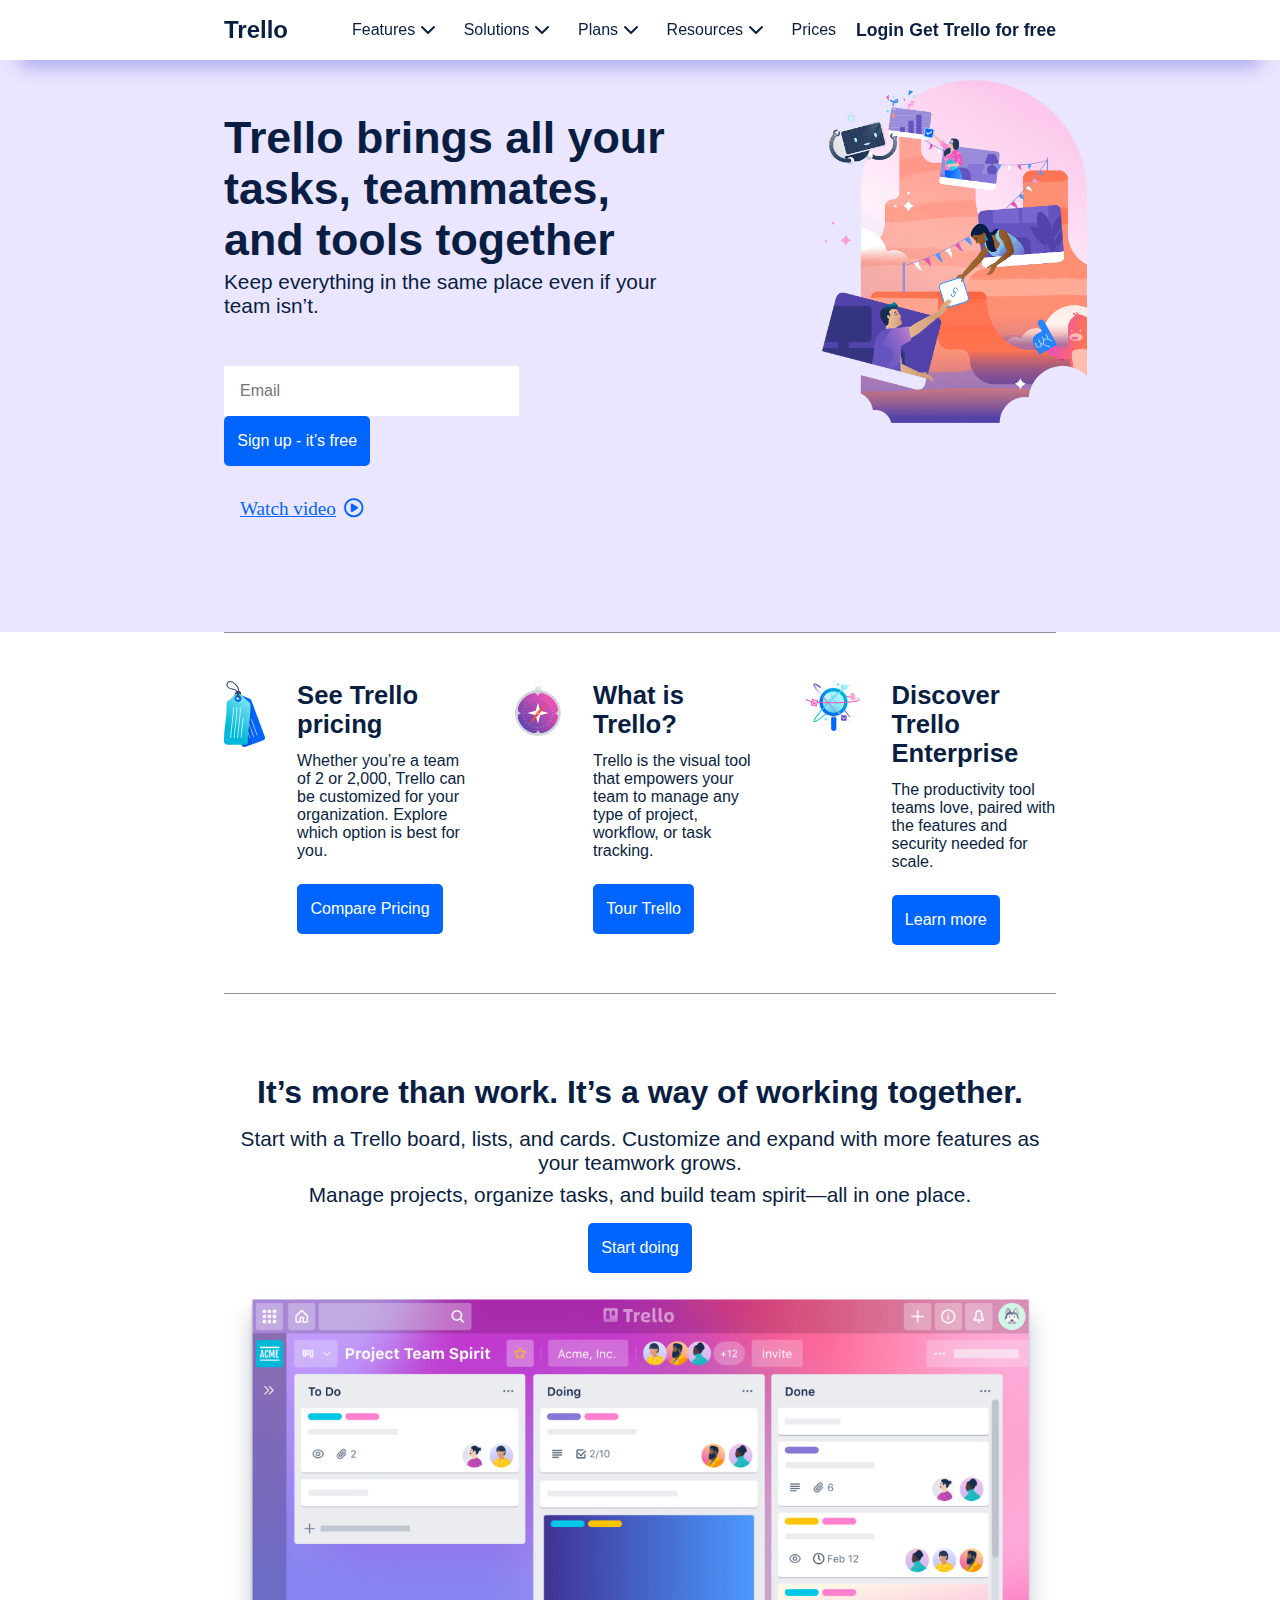
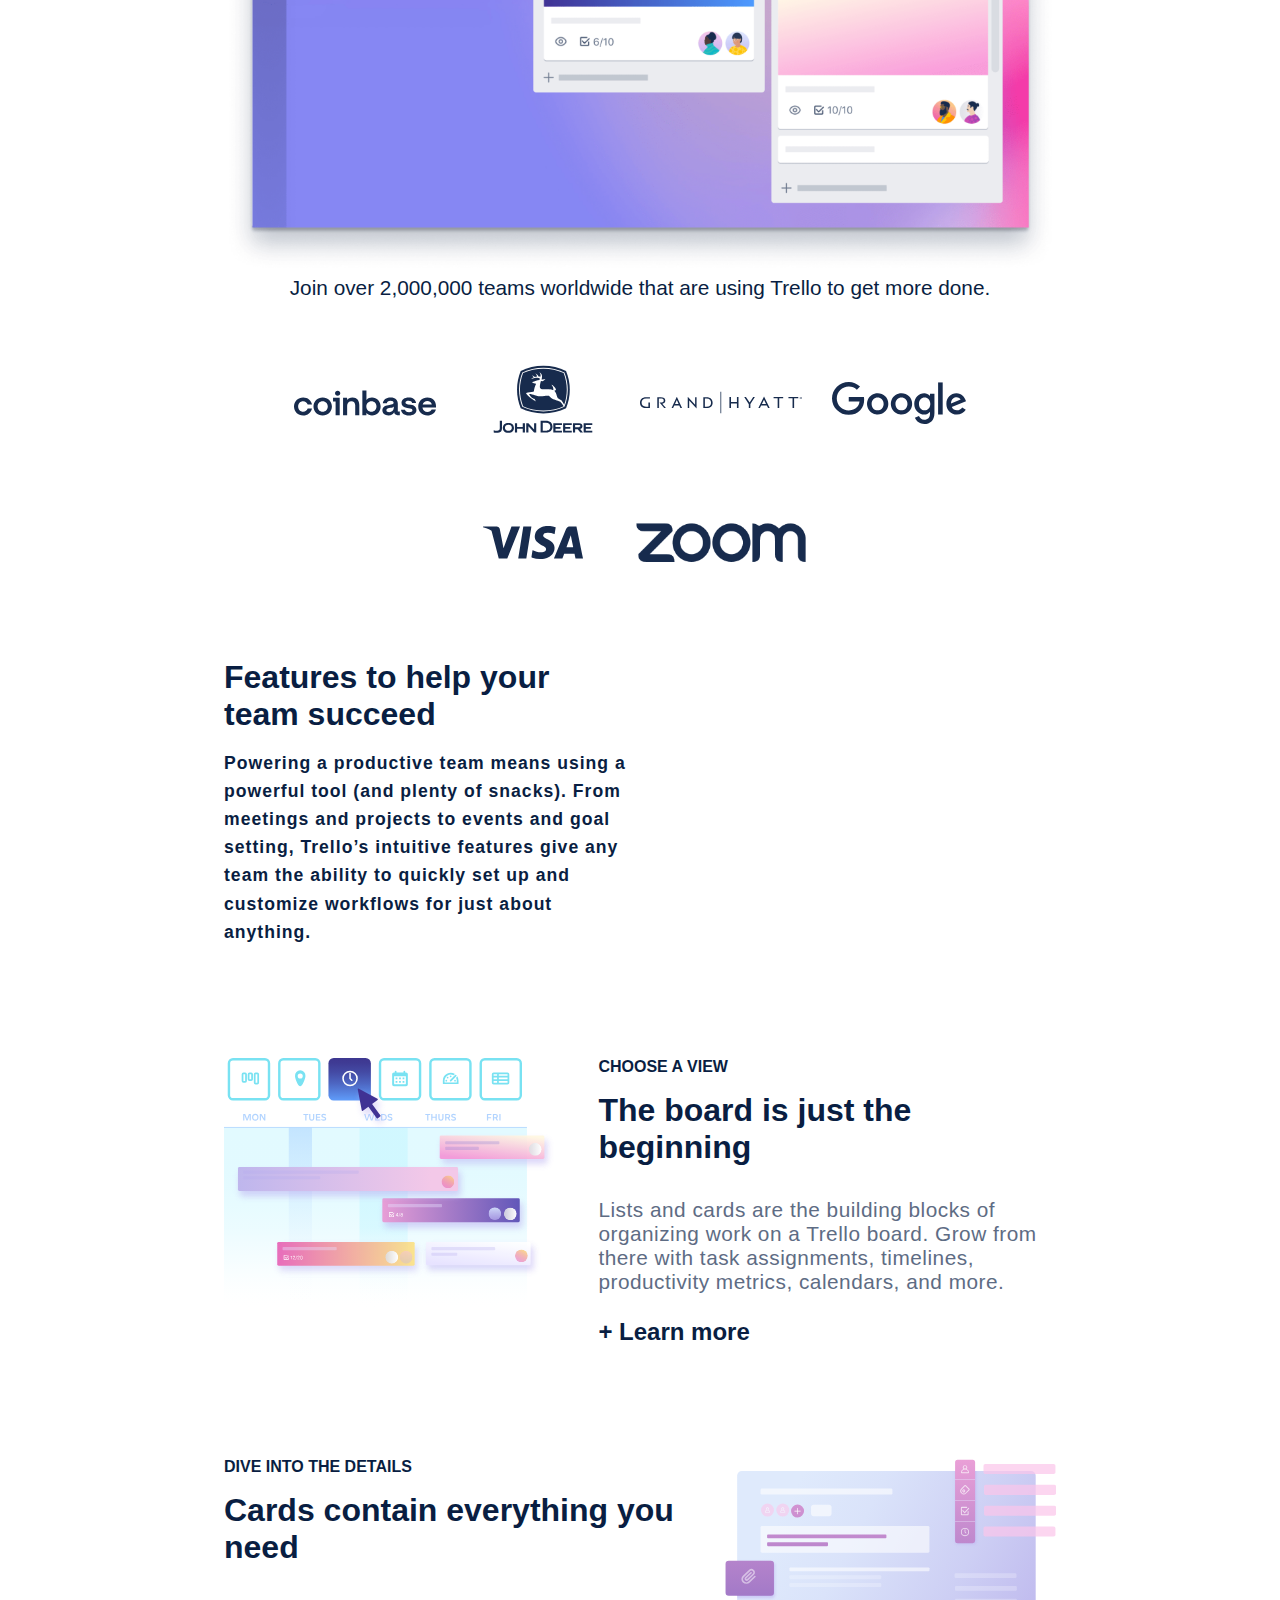
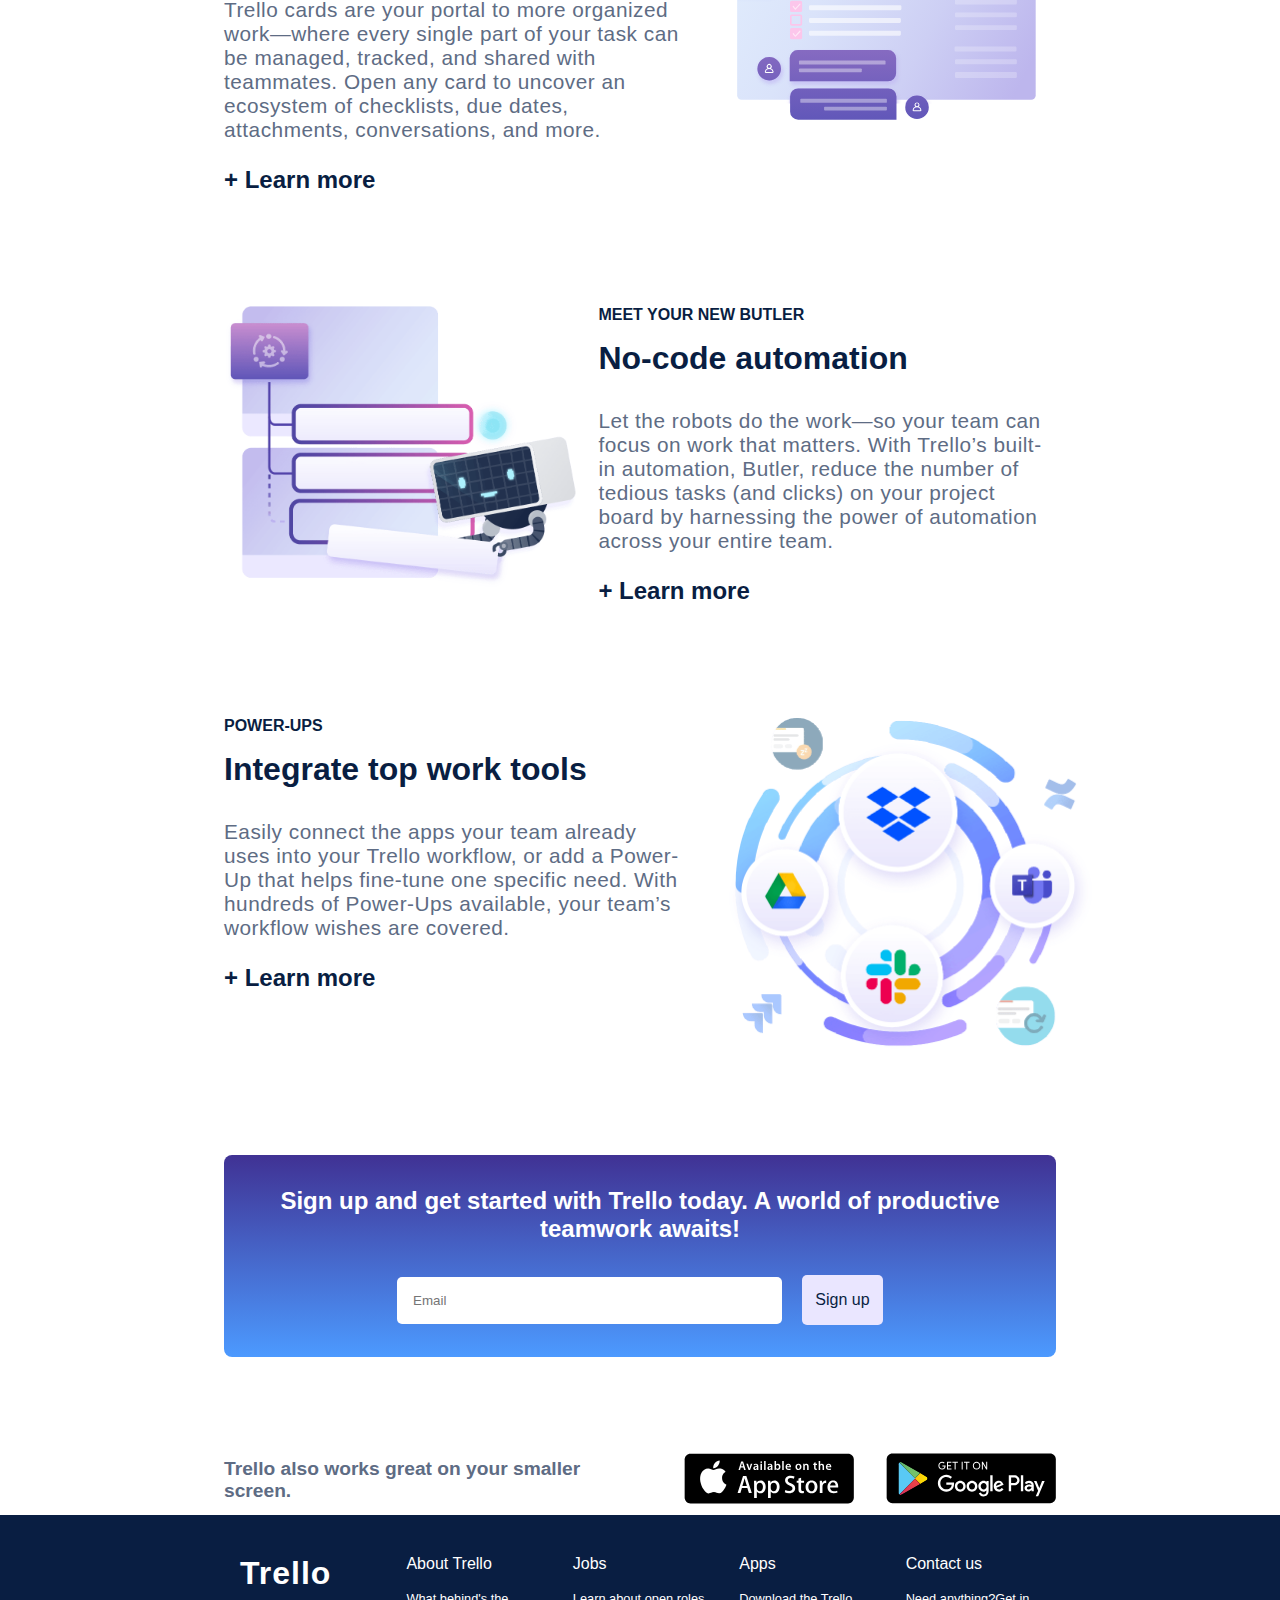
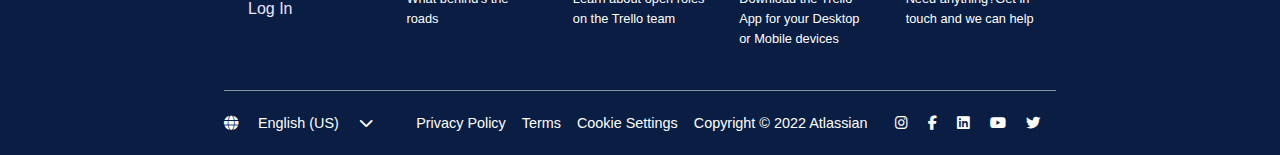
<file: index.html>
<!DOCTYPE html>
<html lang="en">

<head>
    <meta charset="UTF-8">
    <meta http-equiv="X-UA-Compatible" content="IE=edge">
    <meta name="viewport" content="width=device-width, initial-scale=1.0">
    <title>Trello-Manage Your Team Projects</title>
    <link rel="stylesheet" href="style.css">
    <link rel="stylesheet" href="https://cdnjs.cloudflare.com/ajax/libs/font-awesome/6.2.0/css/all.min.css"/>
</head>

<body>
    <!-- Header section -->
    <section id="header" ">
        <div class="b__box padding">
            <header id="navbar">
                <div class="wrapper">
                    <div class="hamburger">
                        <h2><a href="#">Trello</a></h2>
                        <i id="bars" class="fa fa-bars fa-2x"></i>
                    </div>
                    <ul id="info">
                        <li>
                            <span>Features</span>
                            <i class="fa fa-chevron-down"></i>
                        </li>
                        <li>
                            <span>Solutions</span>
                            <i class="fa fa-chevron-down"></i>
                        </li>
                        <li>
                            <span>Plans</span>
                            <i class="fa fa-chevron-down"></i>
                        </li>
                        <li>
                            <span>Resources</span>
                            <i class="fa fa-chevron-down"></i>
                        </li>
                        <li><a href="#">Prices</a></li>
                    </ul>
                </div>
                <ul id="login">
                    <li><a href="#">Login</a></li>
                    <li class="fh__c"><a href="#">Get Trello for free</a></li>
                </ul>
            </header>
        </div>
        <div class="wrapper__2 ">
            <div class="xmark">
                <i id="close" class="fa-sharp fa-solid fa-xmark fa-2x"></i>
            </div>
            <ul id="navbar2">
                <li>
                    <span>Features</span>
                    <i class="fa fa-chevron-right"></i>
                </li>
                <li>
                    <span>Solutions</span>
                    <i class="fa fa-chevron-right"></i>
                </li>
                <li>
                    <span>Plans</span>
                    <i class="fa fa-chevron-right"></i>
                </li>
                <li>
                    <span>Resources</span>
                    <i class="fa fa-chevron-right"></i>
                </li>
                <li><a href="#">Prices</a></li>
                <li class="fh__get getlogin"><a href="#">Get Trello for free</a></li>
                <li class="fh_login getlogin"><a href="#">Login</a></li>
            </ul>
        </div>
    </section>

    <!-- Hero Section -->
    <section id="hero" class="padding">
        <div class="container">
            <div class="left">
                <h1>Trello brings all your tasks, teammates, and tools together
                </h1>
                <p>Keep everything in the same place even if your team isn’t.</p>
                <div class="email">
                    <input type="email" placeholder="Email" required>
                    <button class="btn "><a href="#">Sign up - it’s free</a></button>
                </div>
                <div class="video__div">
                    <a href="#">Watch video</a>
                    <i class="fa-regular fa-circle-play"></i>
                </div>
            </div>
            <div class="right">
                <div class="hero__image">
                    <img src="images/hero.webp" alt="">
                </div>
            </div>
        </div>
    </section>

    <!-- Discover section -->
    <section id="discover" class="padding">
        <div class="wrapper">
            <div class="box">
                <div class="icon">
                    <img src="images/tag.svg" alt="">
                </div>
                <div class="details">
                    <span>See Trello pricing</span>
                    <p>Whether you’re a team of 2 or 2,000, Trello can be customized for your organization. Explore
                        which option is best for you.</p>
                    <button><a href="#">Compare Pricing</a></button>
                </div>
            </div>
            <div class="box">
                <div class="icon">
                    <img src="images/compass.svg" alt="">
                </div>
                <div class="details">
                    <span>What is Trello?</span>
                    <p>Trello is the visual tool that empowers your team to manage any type of project, workflow, or
                        task tracking.</p>
                    <button><a href="#">Tour Trello</a></button>
                </div>
            </div>
            <div class="box">
                <div class="icon">
                    <img src="images/solutions.svg" alt="">
                </div>
                <div class="details">
                    <span>Discover Trello Enterprise</span>
                    <p>The productivity tool teams love, paired with the features and security needed for scale.</p>
                    <button><a href="#">Learn more</a></button>
                </div>
            </div>
        </div>
    </section>

    <!-- Call To Action -->
    <section id="call_to_action" class="padding">
        <div class="container">
            <h2>
                It’s more than work. It’s a way of working together.
            </h2>
            <p>
                Start with a Trello board, lists, and cards. Customize and expand with more features as your teamwork
                grows.
            </p>
            <p>
                Manage projects, organize tasks, and build team spirit—all in one place.
            </p>
            <button><a href="#">Start doing</a></button>
            <div class="big__image">
                <img src="images/board.webp" alt="Trello-image">
            </div>
        </div>
    </section>

    <!-- Brand Section -->
    <section id="brand" class="padding">
        <div class="container">
            <p>Join over 2,000,000 teams worldwide that are using Trello to get more done.</p>
            <div class="b_companies">
                <div class="four__brands">
                    <img src="images/coinbase.svg" alt="coinbase-image">
                    <img src="images/johnDeere.svg" alt="johnDeere-image">
                    <img src="images/Grand-Hyatt.svg" alt="grandHyatt-image">
                    <img src="images/Google.svg" alt="google">
                </div>
                <div class="two_brands">
                    <img src="images/Visa.svg" alt="visa-image">
                    <img class="zoom" src="images/Zoom.webp" alt="zoom-image">
                </div>
            </div>
        </div>
    </section>

    <!-- Feature Section -->
    <section id="feature" class="padding">
        <div class="container">
            <div class="ist__box">
                <h2>Features to help your team succeed</h2>
                <p>
                    Powering a productive team means using a powerful tool (and plenty of snacks). From meetings and
                    projects to events and goal setting, Trello’s intuitive features give any team the ability to
                    quickly set up and customize workflows for just about anything.
                </p>
            </div>
            <div class="wrapper">
                <div class="inner__box">
                    <div class="f__image">
                        <img src="images/view.svg" alt="">
                    </div>
                    <div class="f__details">
                        <span>CHOOSE A VIEW</span>
                        <H2>The board is just the beginning</H2>
                        <p>
                            Lists and cards are the building blocks of organizing work on a Trello board. Grow from
                            there with task assignments, timelines, productivity metrics, calendars, and more.
                        </p>
                        <strong>+ Learn more</strong>
                    </div>
                </div>
                <div class="inner__box reverse_box">
                    <div class="f__details">
                        <span>DIVE INTO THE DETAILS</span>
                        <H2>Cards contain everything you need</H2>
                        <p>
                            Trello cards are your portal to more organized work—where every single part of your task can
                            be managed, tracked, and shared with teammates. Open any card to uncover an ecosystem of
                            checklists, due dates, attachments, conversations, and more.
                        </p>
                        <strong>+ Learn more</strong>
                    </div>
                    <div class="f__image">
                        <img src="images/card-back.svg" alt="">
                    </div>
                </div>
                <div class="inner__box">
                    <div class="f__image">
                        <img class="web__img" src="images/automation.webp" width="376px" alt="">
                    </div>
                    <div class="f__details">
                        <span>MEET YOUR NEW BUTLER</span>
                        <H2>No-code automation</H2>
                        <p>
                            Let the robots do the work—so your team can focus on work that matters. With Trello’s
                            built-in automation, Butler, reduce the number of tedious tasks (and clicks) on your project
                            board by harnessing the power of automation across your entire team.
                        </p>
                        <strong>+ Learn more</strong>
                    </div>
                </div>
                <div class="inner__box reverse_box">
                    <div class="f__details">
                        <span>POWER-UPS</span>
                        <H2>Integrate top work tools</H2>
                        <p>
                            Easily connect the apps your team already uses into your Trello workflow, or add a Power-Up
                            that helps fine-tune one specific need. With hundreds of Power-Ups available, your team’s
                            workflow wishes are covered.
                        </p>
                        <strong>+ Learn more</strong>
                    </div>
                    <div class="f__image">
                        <img class="web__img" src="images/power-ups.webp" width="376px" alt="">
                    </div>
                </div>
            </div>
        </div>
    </section>

    <!-- Email Section -->
    <section id="email" class="padding">
        <div class="container">
            <h2>Sign up and get started with Trello today. A world of productive teamwork awaits!</h2>
            <div class="email-content">
                <input type="emal" placeholder="Email">
                <button class="btn__sign__up"><a href="#">Sign up</a></button>
            </div>
        </div>
    </section>

    <!-- Store section -->
    <section id="store" class="padding">
        <div class="container">
            <h2>Trello also works great on your smaller screen.</h2>
            <div class="app__store">
                <a href="#"><img src="images/app-store.svg" alt="app_store"></a>
            </div>
            <div class="google__play">
                <a href="#"><img src="images/play-store.svg" alt=""></a>
            </div>
        </div>
    </section>

    <!-- Footer section -->
    <section id="footer" class="padding">
        <div class="container">
            <div class="ist__box">
                <div class="box space__between">
                    <h1>Trello</h1>
                    <a href="#">Log In</a>
                </div>
                <div class="box">
                    <span>About Trello</span>
                    <p>What behind's the roads</p>
                </div>
                <div class="box">
                    <span>Jobs</span>
                    <p>Learn about open roles on the Trello team</p>
                </div>
                <div class="box">
                    <span>Apps</span>
                    <p>Download the Trello App for your Desktop or Mobile devices</p>
                </div>
                <div class="box">
                    <span>Contact us</span>
                    <p>Need anything?Get in touch and we can help</p>
                </div>
            </div>
            <div class="second__box">
                <div class="globe">
                    <i class="fa fa-globe"></i>
                    <a href="#">English (US)</a>
                    <i class="fa fa-chevron-down"></i>
                </div>
                <div class="privacy_terms">
                    <a href="#">Privacy Policy</a>
                    <a href="#">Terms</a>
                    <a href="#">Cookie Settings</a>
                    <p>Copyright &copy 2022 Atlassian</p>
                </div>
                <div class="social__media">
                    <a href=""><i class="fa-brands fa-instagram"></i></a>
                    <a href=""><i class="fa-brands fa-facebook-f"></i></a>
                    <a href=""><i class="fa-brands fa-linkedin"></i></a>
                    <a href=""><i class="fa-brands fa-youtube"></i></a>
                    <a href=""><i class="fa-brands fa-twitter"></i></a>
                </div>
            </div>
        </div>
    </section>

    <!-- javascript -->
    <script src="script.js"></script>
</body>

</html>
</file>
<file: style.css>
* {
    box-sizing: border-box;
    margin: 0;
    padding: 0;
    list-style: none;
    text-decoration: none;
}

:root {
    --primary: #0065ff;
    --dark:#091e42;
    --pure:#ffffff;
    --secondary:#8993A4;
    --lightGreeny:#e6fcff;
    --light:#eae6ff;
}

.padding {
    padding: 0 10rem;
}


#close,
#bars {
    display: none;
}

.wrapper__2 {
    display: none;
}


/* Header Section */

#header {
    top: 0;
    position: fixed;
    width: 100vw;
    background-color: var(--pure) ;
    display: flex;
    justify-content: center;
    transition: .3s ease;
    z-index: 100;
}

#header .b__box.padding {
    width: 100%;
    padding: 0 14rem;
}


#header:hover {
    box-shadow: rgba(60, 60, 199, 0.45) 0px 25px 20px -20px;
}

header {
    width: 100%;
    max-width: 1080px;
    min-width: 700px;
    display: flex;
    justify-content: space-between;
    align-items: center;
    text-align: center;
    padding: 1em 0;
}

header .wrapper {
    display: flex;
    justify-content: space-between;
    align-items: center;
    text-align: center;
}

header .wrapper h2 {
    margin-right: 4rem;
    font-family: Verdana, Geneva, Tahoma, sans-serif;
}

header .wrapper h2 a {
    color: var(--dark);
}

header .wrapper #info {
    width: 500px;
    max-width: 500px;
    min-width: 350px;
    display: flex;
    justify-content: space-between;
    align-items: center;
    text-align: center;
    font-size: 1.1rem;
    font-family: 'Segoe UI', Tahoma, Geneva, Verdana, sans-serif;
    
}

header .wrapper #info li {
    position: relative;
    margin-right: 1rem;
    color: var(--dark);
    cursor: pointer;
    transition: all .5s ease;
    font-size: 1rem;
}

header .wrapper #info li:hover {
    color: var(--primary);
}
header .wrapper #info li a{
    color: var(--dark);
    font-size: 1rem;
}

header .wrapper #info li a:hover {
    color: var(--primary);
}

header .wrapper #info li:hover:before {
    position: absolute;
    content: "";
    border-bottom: 4px solid var(--primary);
    height: 40px;
    color: #0065ff;
    width: 100%;  
    z-index: 1;  
}

#login {
    display: flex;
    justify-content: space-between;
    width: 200px;
    min-width: 150px;
    font-size: 1.1rem;
    font-family: 'Segoe UI', Tahoma, Geneva, Verdana, sans-serif;
    font-weight: 600;
}

#login li {
    cursor: pointer;
}

#login li a {
    color: var(--dark);
}





/* Hero Section */

#hero {
    background-color: var(--light);
    width: 100%;
    display: flex;
    justify-content: center;
    padding: 0 14rem;
}

#hero .container {
    max-width: 1080px;
    min-width: 700px;
    display: flex;
    justify-content: space-between;
}

#hero .container .left {
    width: 60%;
    padding: 7em 0 ;
}

#hero .container .left h1 {
    font-size: 2.8rem;
    font-family: 'Segoe UI', Tahoma, Geneva, Verdana, sans-serif;
    color: var(--dark);
}

#hero .container .left p {
    font-size: 1.3rem;
    margin-top: .3rem;
    font-family: 'Segoe UI', Tahoma, Geneva, Verdana, sans-serif;
    color: var(--dark);
}

#hero .container .left .email input {
    width: 65%;
    margin-top: 3rem;
    border: none;
    padding: 1em 1em;
    font-size: 1rem;
    margin-right: 1.5rem;
}

button {
    padding: 1.2em 1em;
    background-color: var(--primary);
    border: none;
    border-radius: 5px;
    cursor: pointer;
    transition: all .3s ease;
}

button:hover{
    background-color: var(--dark);
}

button a {
    color: var(--pure);
    font-size: 1rem;
}

#hero .container .left .video__div {
    margin-top: 2rem;
    margin-left: 1rem;
    font-size: 1.2rem;
    color: var(--primary);
}

#hero .container .left .video__div a {
    text-decoration: underline;
    color: var(--primary);
}

#hero .container .left .video__div a:hover {
    color: #0065ff;
}

#hero .container .left .video__div i {
    cursor: pointer;
    margin-left: .2rem;
}


#hero .container .right {
    width: 50%;
    padding: 5em 0 ;
}

#hero .container .right .hero__image {
    width: 70%;
}

#hero .container .right .hero__image img {
    width: 100%;
    height: auto;
    margin-left: 9rem;
}




/* Discover Section */

#discover {
    padding: 0 14rem;
    background-color: var(--pure);
    display: flex;
    justify-content: center;
    align-items: center;
}

#discover .wrapper {
    max-width: 1080px;
    padding: 3rem 0;
    display: flex;
    justify-content: space-between;
    border-top: 1px solid var(--secondary);
    border-bottom: 1px solid var(--secondary);
}

#discover .wrapper .box {
    display: flex;
    justify-content: space-between;
    width: 30%;
}

#discover .wrapper .box .icon {
    width: 80%;
    margin-right: 2rem;
}

#discover .wrapper .box .icon img {
    width: 100%;
}


#discover .wrapper .box .details span {
    color: var(--dark);
    font-size: 1.6rem;
    font-family: 'Segoe UI', Tahoma, Geneva, Verdana, sans-serif;
    font-weight: 600;
    margin-right: 1rem;
}

#discover .wrapper .box .details p {
    font-size: 1rem;
    margin-top: .8rem;
    font-family: 'Segoe UI', Tahoma, Geneva, Verdana, sans-serif;
    color: var(--dark);
}

#discover .wrapper .box .details button {
    margin-top: 1.5rem;
}




/* Call To Action Section */

#call_to_action {
    padding: 0 14rem;
    text-align: center;
    width: 100%;
    display: flex;
    justify-content: center;
}

#call_to_action .container {
    width: 100%;
    max-width: 1080px;
    padding-top: 5rem;
}

#call_to_action .container h2 {
    font-size: 2rem;
    font-family: 'Segoe UI', Tahoma, Geneva, Verdana, sans-serif;
    color: var(--dark);
    font-weight: 600;
    margin-bottom: 1rem;
}

#call_to_action .container p {
    font-size: 1.3rem;
    font-family: 'Segoe UI', Tahoma, Geneva, Verdana, sans-serif;
    font-weight: 400;
    color: var(--dark);
    margin-bottom: .5rem;
}

#call_to_action .container button {
    margin-top: .5rem;
    margin-bottom: 1rem;
}

#call_to_action .container .big__image {
    width: 100%;
}

#call_to_action .container .big__image img {
    width: 100%;
}




/* Brands Section */

#brand {
    padding: 0 14rem;
    text-align: center;
    width: 100%;
    display: flex;
    justify-content: center;
}

#brand .container {
    width: 100%;
    max-width: 1080px;
    display: flex;
    flex-direction: column;
    justify-content: space-between;
    align-items: center;
    padding: 0 3rem;
}

#brand .container p {
    font-size: 1.3rem;
    font-family: 'Segoe UI', Tahoma, Geneva, Verdana, sans-serif;
    color: var(--dark);
    margin-bottom: 3rem;
}

#brand .container .four__brands,
#brand .container .two_brands {
    width: 100%;
    display: flex;
    justify-content: center;
    align-items: center;
}

#brand .container .four__brands {
    margin-bottom: 2rem;
}

#brand .container .four__brands img {
    margin-right: 1rem;
}

#brand .container .two_brands .zoom{
    width: 30%;
}




/* Feature Section */

#feature {
    padding: 3rem 14rem;
    display: flex;
    justify-content: center;
}

#feature .container {
    width: 100%;
    max-width: 1080px;
}

#feature .container .ist__box {
    width: 50%;
    margin-top: 1rem;
}

#feature .container .ist__box h2 {
    width: 90%;
    color: var(--dark);
    font-size: 2rem;
    font-family: 'Segoe UI', Tahoma, Geneva, Verdana, sans-serif;
    margin-bottom: 1rem;
}

#feature .container .ist__box p {
    color: var(--dark);
    font-size: 1.1rem;
    font-family: 'Segoe UI', Tahoma, Geneva, Verdana, sans-serif;
    letter-spacing: 1px;
    font-weight: 600;
    line-height: 1.6;
}

#feature .wrapper {
    width: 100%;
}


#feature .wrapper .inner__box {
    width: 100%;
    margin-top: 7rem;
    display: flex;
    justify-content: space-between;
}


#feature .wrapper .inner__box .f__image {
    width: 40%;
}

#feature .wrapper .f__box .f__image img {
    width: 100%;
}

#feature .wrapper .inner__box .f__details {
    width: 55%;
}

#feature .wrapper .inner__box .f__details span {
    color: var(--dark);
    font-family: 'Segoe UI', Tahoma, Geneva, Verdana, sans-serif;
    font-weight: 600;
}

#feature .wrapper .inner__box .f__details h2 {
    margin-top: 1rem;
    color: var(--dark);
    font-size: 2rem;
    font-family: 'Segoe UI', Tahoma, Geneva, Verdana, sans-serif;
    font-weight: 600;
}

#feature .wrapper .inner__box .f__details p {
    margin-top: 2rem;
    color: rgb(94, 108, 132);
    font-size: 1.3rem;
    font-family: 'Segoe UI', Tahoma, Geneva, Verdana, sans-serif;
    margin-bottom: 1.5rem;
    letter-spacing: .5px;
}

#feature .wrapper .inner__box .f__details strong {
    font-size: 1.5rem;
    font-family: 'Segoe UI', Tahoma, Geneva, Verdana, sans-serif;
    color: var(--dark);
    cursor: pointer;
}




/* Email Section */

#email {
    padding: 3rem 14rem;
    display: flex;
    justify-content: center;
    
}

#email .container {
    width: 100%;
    max-width: 1080px;
    background: linear-gradient(rgb(64, 50, 148), rgb(76, 154, 255)) no-repeat;
    padding: 2rem 3rem;
    text-align: center;
    border-radius: 8px;
}

#email .container h2 {
    color: var(--pure);
    font-family: 'Segoe UI', Tahoma, Geneva, Verdana, sans-serif;
}

#email .container .email-content {
    margin-top: 2rem;
}

#email .container .email-content input {
    padding: 1rem 12rem;
    padding-left: 1rem;
    border-radius: 5px;
    border: none;
    margin-right: 1rem;
}

#email .container .email-content input:focus {  
    outline: none;
}

#email .container .email-content button {
    background-color: var(--light);
}

#email .container .email-content button a {
    color: var(--dark);
    font-weight: 400;
}



/* Store Section */

#store {
    padding: 3rem 14rem;
    display: flex;
    justify-content: center;
    padding-bottom: .5rem;
}

#store .container {
    width: 100%;
    max-width: 1080px;
    display: flex;
    justify-content: flex-end;
    align-items: center;
    font-family: 'Segoe UI', Tahoma, Geneva, Verdana, sans-serif;
    color: rgb(94, 108, 132);
    font-size: .8rem;
}

#store .container .app__store img,
#store .container .google__play img {
    width: 170px;
    margin-left: 2rem;
}


/* Footer Section */

#footer {
    padding: 0rem 14rem;
    display: flex;
    justify-content: center;
    background-color: var(--dark);
    font-family: 'Segoe UI', Tahoma, Geneva, Verdana, sans-serif;
    color: var(--pure);
}

#footer .container {
    width: 100%;
    max-width: 1080px;
}

#footer .container .ist__box {
    display: flex;
    justify-content: space-between;
    margin-top: 1.5rem;
    padding-bottom: 1.5rem;
    border-bottom: 1px solid var(--secondary);
}

#footer .container .ist__box .box {
    width: 200px;
    padding: 1rem 1rem;
    cursor: pointer;
    border-radius: 5px;
    transition: 0.3s;
}

#footer .container .ist__box .box:hover {
    background-color: rgb(88, 88, 88);
}


#footer .container .ist__box .box h1 {
    font-size: 2rem;
    letter-spacing: 1px;
    margin-bottom: .5rem;
}

#footer .container .ist__box .box a {
    color: var(--light);
   padding-top: 1rem;
   margin-left: .5rem;
}

#footer .container .ist__box .box p {
    margin-top: 1rem;
    font-size: .8rem;
    line-height: 1.6;
}

#footer .container .second__box {
    display: flex;
    justify-content: space-between;
    font-size: .9rem;
    padding: 1.5rem 0;
}

#footer .container .second__box a {
    color: var(--pure);
}

#footer .container .second__box .globe i,
#footer .container .second__box .globe a {
    margin-right: 1rem;
}

#footer .container .second__box .privacy_terms {
    display: flex;
}

#footer .container .second__box .privacy_terms a {
    margin-right: 1rem;
    transition: all 0.3s ;
}

#footer .container .second__box .privacy_terms a:hover {
    text-decoration: underline;
}

#footer .container .second__box a {
    margin-right: 1rem;
}






/* --------------- Media Queries --------------- */


/* Ipad Device */

@media (max-width:991px) {

    .padding {
        padding: 0 1rem;
    }

    header .wrapper #info,
    #login {
        display: none;
    }

    #bars {
        display: block;
    }

    #bars.hide {
        display: none;
    }

    #close {
        display: block;
    }

    .wrapper__2 {
        display: block;
    }

    header .wrapper .hamburger {
        width: 768px;
    }

    #header {
        top: 0;
        position: fixed;
        justify-content: flex-start;
        width: 100vw;
        max-width: 768px ;
    }
    
    #header .b__box.padding {
        padding: 0 1rem;
        width: 100%;
        display: flex;
        justify-content: center;
    }
    
    header {
        width: 100%;
        max-width: 768px;
        min-width: 540px;
        padding: 1em 0;
        text-align: start;

    }

    .wrapper {
        width: 100%;
    }

    .wrapper .hamburger h2 {
        font-size: 1.9rem;
        margin-right: 0;
    }

    .wrapper .hamburger {
        width: 100%;
        display: flex;
        justify-content: space-between;
        align-items: center;

    }

    header .wrapper h2 a {
        margin-left: 0rem;
    }

    .wrapper .hamburger i {
        cursor: pointer;
    }

    .wrapper__2 {
        position: fixed;
        top: -1023px;
        width: 768px;
        height: 100vh;
        padding: 1em 1.4em;
        background-color: var(--pure);
        transition: 0.5s;
    }

    .wrapper__2.active {
        top: 55px;
    }

    .xmark {
        position: absolute;
        top: -32px;
        margin-left: 705px;
    }

    #navbar2 li {
        display: flex;
        justify-content: space-between;
        border-top: 1px solid var(--secondary);
        padding: 1rem 0;
        font-size: 1.5rem;
        color: var(--dark);
        font-family: 'Segoe UI', Tahoma, Geneva, Verdana, sans-serif;
    }

    #navbar2 li a {
        color: var(--dark);
    }

    #navbar2 .getlogin {
        width: 100%;
        display: flex;
        justify-content: center;

    }
    
    #navbar2 .getlogin a {
        color: var(--light);
        cursor: pointer;
        font-family: 'Segoe UI', Tahoma, Geneva, Verdana, sans-serif;
    }

    #navbar2 .fh__get {
        background-color: var(--primary);
        margin: 1rem 0;
        border-radius: 5px;
    }

    #navbar2 .fh_login {
        border: 1px solid var(--primary);
        border-radius: 5px;
    }

    #navbar2 .fh_login a {
        color: var(--dark);
    }

    

    /* Hero Section */

    #hero {
        width: 768px;
        padding: 0 1rem;
        justify-content: center;
        margin-top: 4rem;
    }

    #hero .container {
        width: 100%;
        max-width: 768px;
        min-width: 536px;
    }

    #hero .container .left {
        width: 50%;
        padding: 3em 0;
    }

    #hero .container .left h1 {
        font-size: 2.3rem;
    }

    #hero .container .left p {
        font-size: 1.2rem;
        margin-top: .5rem;
    }

    button {
        padding: 1em 1em;
    }

    #hero .container .right {
        padding: 3em 0;
    }

    #hero .container .right .hero__image {
        width: 60%;
    }

    #hero .container .right .hero__image img {
        margin-left: 5.5rem;
    }

    #hero .container .left .email input {
        width: 150%;
        margin-bottom: 1.2rem;
    }

    #hero .container .left .video__div {
        margin-top: 1rem;
    }



    /* Discover Section */

    #discover {
        width: 768px;
        padding: 0 1rem;
        justify-content: flex-start;
    }

    #discover .wrapper {
        width: 100%;
        max-width: 768px;
        flex-direction: column;

    }

    #discover .wrapper .box {
        width: 100%;
        flex-direction: column;
        margin-bottom: 3rem;
    }

    #discover .wrapper .box .icon {
        width: 20%;
        margin-right: 0rem;
        margin-bottom: 1rem;
    }

    #discover .wrapper .box .details span {
        font-size: 2.3rem;
        white-space: nowrap;
    }

    #discover .wrapper .box .details p {
        width: 80%;
        font-size: 1.5rem;
    }




    /* Call to Action */

    #call_to_action {
        padding: 0 1rem;
        width: 768px;
        display: flex;
        justify-content: flex-start;
        text-align: center;
    }

    #call_to_action .container {
        width: 100%;
        max-width: 768px;
        padding-top: 5rem;
    }

    #call_to_action .container h2 {
        font-size: 2.5rem;
    }

    #call_to_action .container p {
        font-size: 1.5rem;
    }

    button {
        padding: 1.2em 3em;
    }




    /* Brand Section */

    #brand {
        width: 738px;
        padding: 0 1rem;
    }

    #brand .container {
        width: 100%;
        max-width: 738px;
    }

    #brand .container p {
        font-size: 2rem;
    }

    #brand .b_companies {
        width: 100%;
        max-width: 768px;
    }

    #brand .container .four__brands {
        margin-bottom: .2rem;
    }

    #brand .container .four__brands, #brand .container .two_brands {
        flex-wrap: wrap;
    }

    #brand .container .four__brands img {
        width: 29%;
    }




    /* Feature Section */

    #feature {
        width: 768px;
        padding: 3rem 1rem;
        display: flex;
        justify-content: center;
    }

    #feature .container {
        width: 100%;
        max-width: 768px;
    }

    #feature .container .ist__box {
        width: 60%;
    }

    #feature .wrapper .inner__box {
        margin-top: 5rem;;
    }

    #feature .container .ist__box h2 {
        width: 100%;
        font-size: 2.5rem;
    }

    #feature .f__image .web__img {
        width: 324px;
    }

    #feature .container .ist__box p {
        font-size: 1.5rem;
        width: 100%;
    }

    #feature .wrapper .inner__box .f__details span {
        font-size: 1.2rem;
    }

    #feature .wrapper .inner__box .f__details h2 {
        font-size: 2.3rem;
        margin-top: 0.5rem
    }

    #feature .wrapper .inner__box .f__details p {
        margin-top: 1rem;
        font-size: 1.5rem;
    }
    
    #feature .wrapper .inner__box .f__details strong {
        font-size: 1.7rem;
    }




    /* Email Section */

    #email {
        width: 768px;
        padding: 3rem 1rem;
        display: flex;
        justify-content: center;
    }

    #email .container {
        width: 100%;
        max-width: 768px;
        padding: 2rem 2rem;
    }

    #email .container h2 {
        font-size: 1.5rem;
        font-weight: 400;
        line-height: 1.7;
    }

    #email .container .email-content {
        display: flex;
        justify-content: center;
        margin-top: 2rem;
    }

    #email .container .email-content input {
        padding: 1rem 14rem;
        padding-left: 1rem;
        
    }


    /* Store Section */

    #store {
        width: 768px;
        padding: 3rem 1rem;
    }

    #store .container {
        width: 100%;
        max-width: 768px;
        flex-wrap: wrap;
        justify-content: center;
        text-align: center;
        flex-wrap: wrap;
    }

    #store .container h2 {
        font-size: 2rem;
        margin-bottom: 2rem;
        display: block;
    }

    #store .container .app__store img, #store .container .google__play img {
        width: 294px;
    }

    #store .container .app__store img, #store .container .google__play img {
        margin-left: 1rem;
    }

    #store .container .app__store img {
        margin-left: 0;
    }



    /* Footer Section */

    #footer {
        width: 768px;
        padding: 0rem 1rem;
    }

    #footer .container {
        width: 100%;
        max-width: 768px;
    }

    #footer .container .ist__box {
        flex-direction: column;
        border-bottom: none;
    }

    #footer .container .ist__box .box {
        width: 100%;
        border-bottom: 1px solid #fff;
        padding: 1rem 0rem;
    }

    .space__between {
        display: flex;
        justify-content: space-between;
        align-items: center;     
    }

    #footer .container .ist__box .box span {
        font-size: 1.8rem;
    }

    #footer .container .ist__box .box p {
        font-size: 1.2rem;
    }

    #footer .container .ist__box .box a {
        font-size: 2rem;
        padding-top: 0rem;
    }

    #footer .container .second__box {
        flex-direction: column;
        font-size: 1.3rem;
        padding: 1rem 0;
    }

    #footer .container .second__box .privacy_terms {
        flex-direction: column;
        margin-bottom: 1rem;
        margin-top: 1rem;
    }

    #footer .container .second__box .privacy_terms a {
        margin-bottom: .5rem;
    }

    #footer .container .second__box .social__media {
        display: flex;
        justify-content: center;
    }


}




/* Mobile Device */

@media (max-width: 480px) {

    /* Navigation Section */

    .wrapper__2 {
        top: 0;
        position: fixed;
        top: -812px;
        width: 375px;
        height: 100vh;
        padding: 1em 1em;
        background-color: var(--pure);
        transition: 0.5s;
    }

    .wrapper__2.active {
        top: 36px;
    }

    .xmark {
        margin-left: 323px;
    }

    #navbar2 li {
        font-size: 1rem;
        font-weight: 500;
    }

    #navbar2 li:nth-child(5) {
        border-bottom: .5px solid var(--secondary);
        
    }



    /* Header Section */

    #header {
        top: 0;
        position: fixed;
        width: 100vw;
        max-width: 375px;
        justify-content: center;
    }

    #header .b__box.padding {
        padding: 0.5em 1rem;
    }

    header {
        width: 100%;
        max-width: 375px;
        min-width: 253px;
        padding: 0em 0;
    }

    header .wrapper .hamburger {
        width: 100%;
    }

    header .wrapper h2 a {
        color: var(--dark);
        margin-left: 0rem;
    }

    .wrapper .hamburger h2 {
        font-size: 1.5rem;
    }





    /* Hero Section */

    #hero {
        width: 375px;
        padding: 0 1rem;
        justify-content: center;
        margin-top: 3rem;
    }

    #hero .container {
        width: 100%;
        max-width: 375px;
        min-width: 256px;
        justify-content: center;
        align-items: center;
        flex-direction: column-reverse;
    }

    #hero .container .right {
        width: 100%;
        padding: 2em 0;
        display: flex;
        justify-content: center;
    }

    #hero .container .right .hero__image img {
        margin-left: 0rem;
    }

    #hero .container .left {
        width: 100%;
        padding: 0em 0;
        justify-content: center;
        text-align: center;
    }

    #hero .container .left h1 {
        font-size: 1.4rem;
        font-weight: 500;
    }

    #hero .container .left p {
        font-size: .9rem;
        margin-top: .5rem;
        margin-bottom: 1rem;
    }

    #hero .container .left .email input {
        display: none;
    }

    #hero .email {
        padding: 0 .5rem;
    }

    button {
        padding: 1em 4em;
        white-space: nowrap;
    }

    #hero .container .left .video__div {
        font-size: 1rem;
        margin-bottom: 4rem;
    }



    /* Discover Section */

    #discover {
        width: 375px;
    }

    #discover .wrapper {
        width: 100%;
        max-width: 375px;
        padding-top: 3rem;
        padding-bottom: 0rem;
    }

    #discover .wrapper .box .details span {
        font-size: 1.1rem;
    }

    #discover .wrapper .box .details p {
        width: 100%;
    }

    #discover .wrapper .box .details p {
        font-size: .8rem;
    }

    .details button {
        padding: 1em 1em;
    }

    button a {
        font-size: .8rem;
    }



    /* Call-to-action Section */

    #call_to_action {
        width: 375px;
    }

    #call_to_action .container {
        max-width: 375px;
        padding-top: 3rem;
    }

    #call_to_action .container h2 {
        font-size: 1rem;
    }

    #call_to_action .container p {
        font-size: .8rem;
    }



    /* Brand Section */

    #brand {
        width: 375px;
    }

    #brand .container {
        max-width: 375px;
        padding: 0 0;
    }

    #brand .container p {
        font-size: 1rem;
        margin-bottom: 2rem;
    }

    #brand .container .four__brands, #brand .container .two_brands {
        flex-direction: column;
    }

    #brand .container .four__brands img {
        width: 40%;
    }

    #brand .container .two_brands .zoom {
        width: 40%;
    }



    /* Feature Section */

    #feature {
        width: 375px;
    }

    #feature .container {
        max-width: 375px;
    }

    #feature .container .ist__box {
        width: 100%;
    }

    #feature .container .ist__box h2 {
        width: 100%;
        margin-bottom: 0.5rem;
    }

    #feature .container .ist__box h2 {
        width: 100%;
        font-size: 1.2rem;
    }

    #feature .f__image .web__img {
        width: 341px;
    }

    #feature .container .ist__box p {
        width: 100%;
        font-size: .8rem;
        font-weight: 400;
    }

    #feature .wrapper .inner__box {
        flex-direction: column;
        margin-top: 4rem;
    }

    #feature .wrapper .reverse_box {
        flex-direction: column-reverse;
    } 

    #feature .wrapper .inner__box .f__image {
        width: 100%;
    }

    #feature .wrapper .inner__box .f__details {
        width: 100%;
    }

    #feature .wrapper .inner__box .f__details span {
        font-size: .8rem;
        font-weight: 500;
    }

    #feature .wrapper .inner__box .f__details h2 {
        font-size: 1rem;
    }

    #feature .wrapper .inner__box .f__details p {
        margin-top: .8rem;
        font-size: .9rem;
        margin-bottom: 1.1rem;
    }

    #feature .wrapper .inner__box .f__details strong {
        font-size: 1rem;
    }




    /* Email Section */

    #email {
        width: 375px;
    }

    #email .container {
        max-width: 375px;
    }

    #email .container .email-content input {
        display: none;
    }

    button {
        padding: 1em 5em;
    }




    /* Store Section */

    #store {
        width: 375px;
        justify-content: flex-start;
        padding: 3rem 0rem;
    }

    #store .container {
        max-width: 375px;
        flex-wrap: wrap;
    }

    #store .container h2 {
        font-size: 1rem;
        margin-bottom: 2rem;
        font-weight: 400;
        color: var(--dark);
    }

    #store .container .app__store img, #store .container .google__play img {
        width: 100px;
    }

    #store {
        width: 375px;
        padding-bottom: .5rem;
    }



    /* Footer Section */

    #footer {
        width: 375px;
    }

    #footer .container {
        max-width: 375px;
    }

    #footer .container .ist__box .box h1 {
        font-size: 1.5rem;
    }

    #footer .container .ist__box .box a {
        font-size: 1.2rem;
    }

    #footer .container .ist__box .box p {
        margin-top: .9rem;
    }

    #footer .container .ist__box .box {
        font-size: .8rem;
    }

    #footer .container .second__box {
        font-size: 0.7rem;
    }


}
</file>
